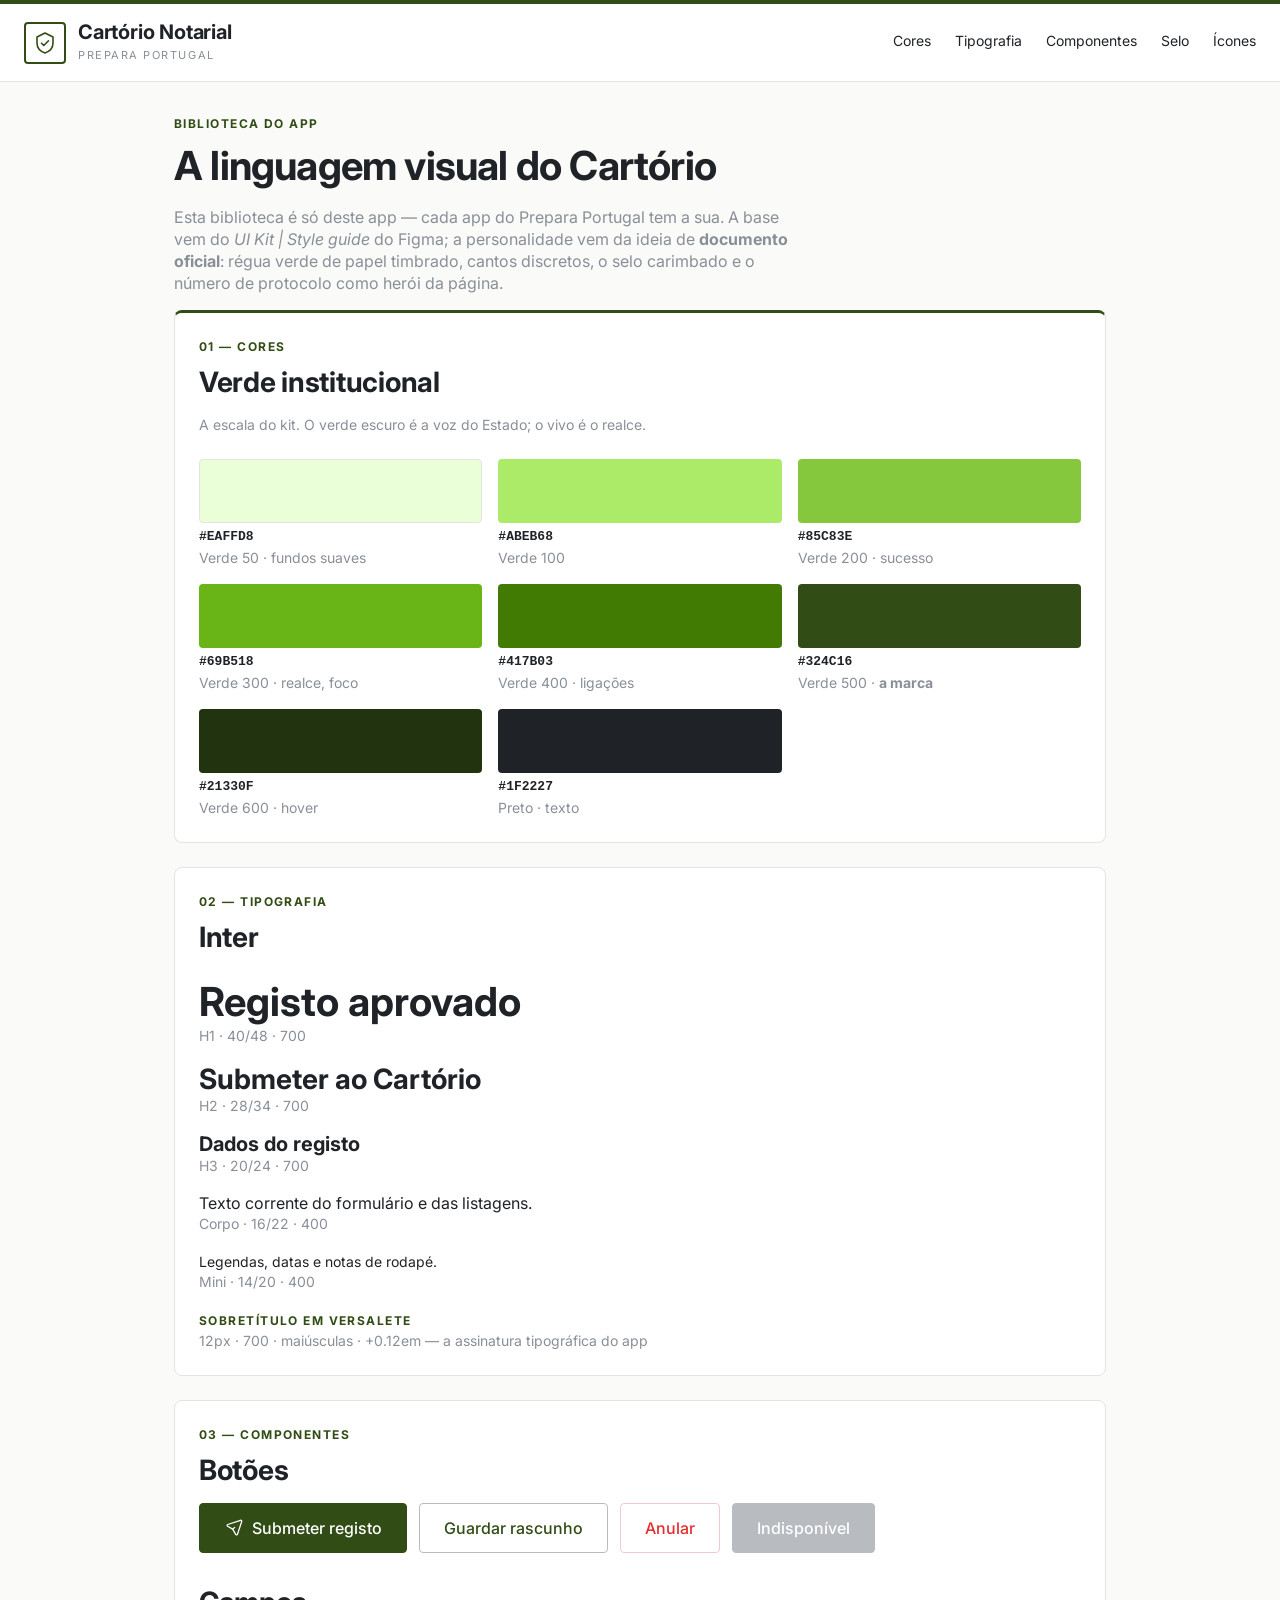
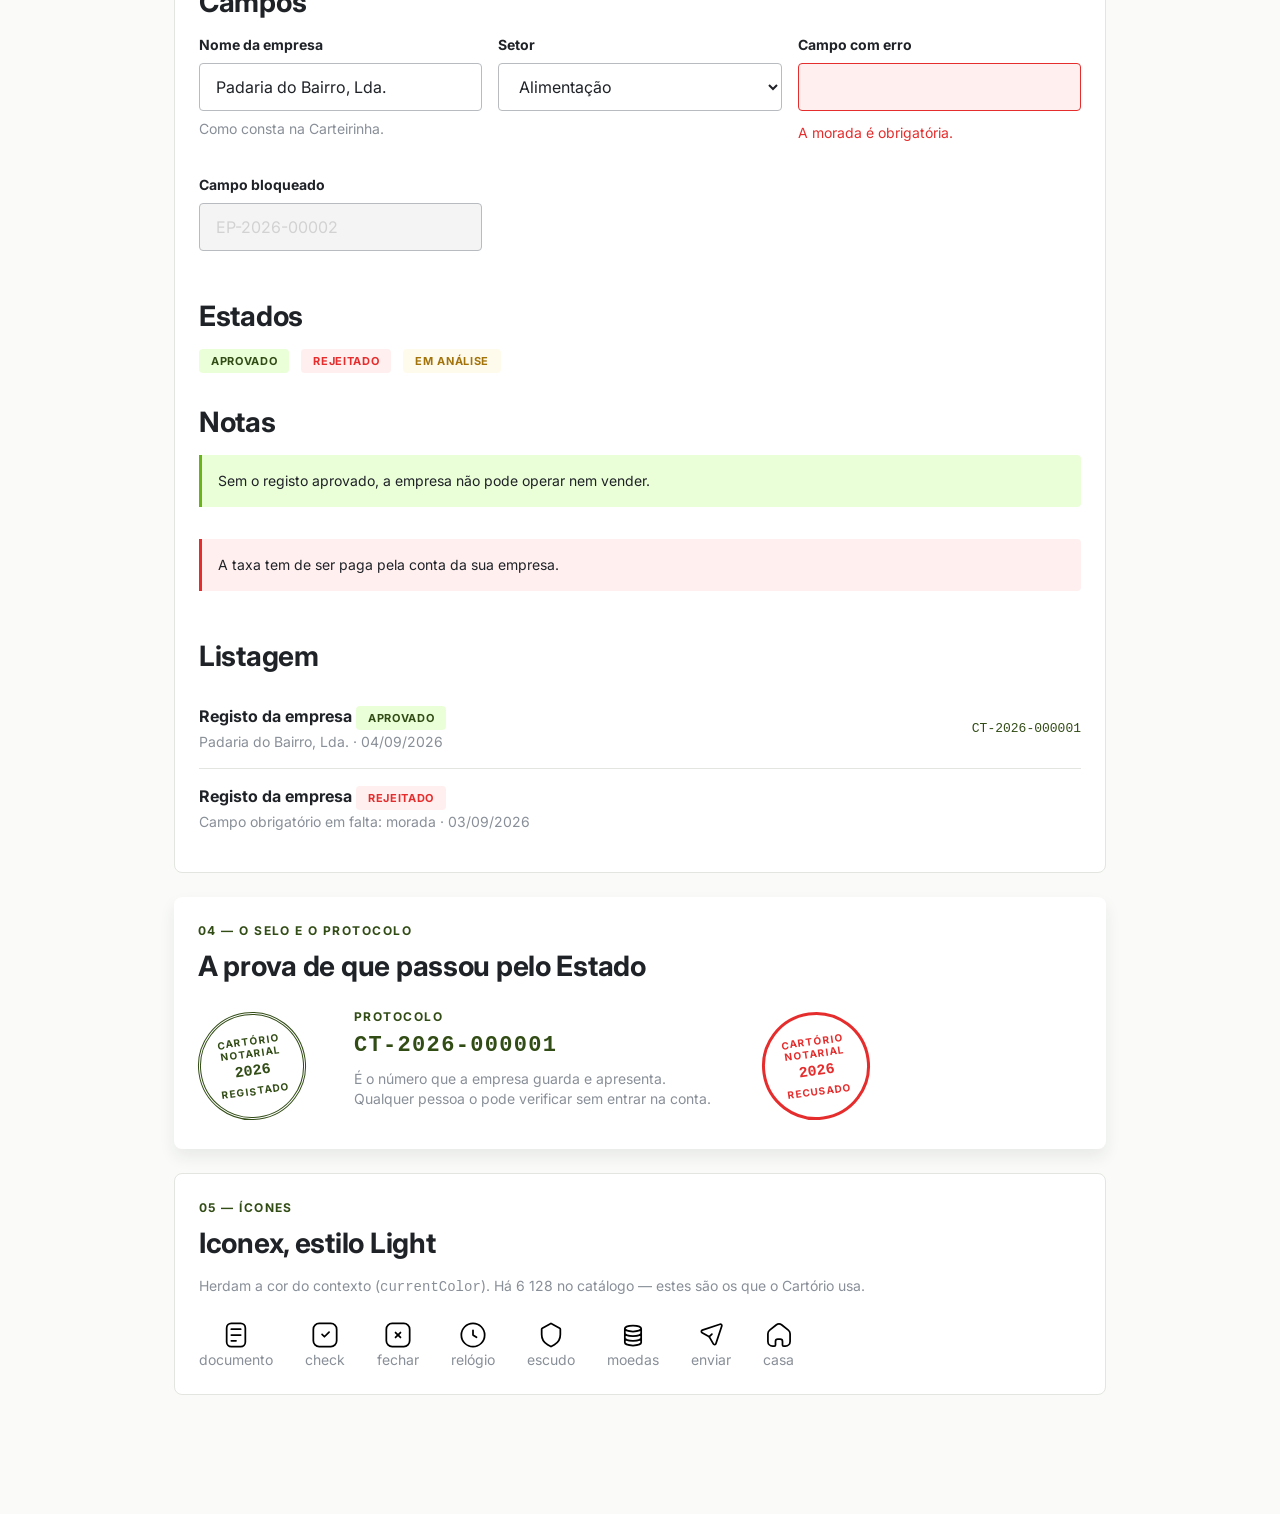
<file: biblioteca.html>
<!DOCTYPE html>
<html lang="pt-PT">
<head>
  <meta charset="UTF-8" />
  <meta name="viewport" content="width=device-width, initial-scale=1.0" />
  <title>Cartório Notarial — biblioteca</title>
  <link rel="preconnect" href="https://fonts.googleapis.com" />
  <link rel="preconnect" href="https://fonts.gstatic.com" crossorigin />
  <link href="https://fonts.googleapis.com/css2?family=Inter:wght@400;500;600;700&display=swap" rel="stylesheet" />
  <link rel="stylesheet" href="web/biblioteca/cartorio.css" />
</head>
<body>
  <header class="ct-cabecalho">
    <div class="ct-marca">
      <div class="ct-brasao" aria-hidden="true">
        <svg viewBox="0 0 24 24" fill="none">
          <path d="M12 2 4 6v6c0 5 3.4 8.4 8 10 4.6-1.6 8-5 8-10V6l-8-4Z" stroke="currentColor" stroke-width="1.6" stroke-linejoin="round"/>
          <path d="M8.5 12.2l2.3 2.3 4.7-4.7" stroke="currentColor" stroke-width="1.6" stroke-linecap="round" stroke-linejoin="round"/>
        </svg>
      </div>
      <div class="ct-marca-nome">
        Cartório Notarial
        <small>Prepara Portugal</small>
      </div>
    </div>
    <nav>
      <a href="#cores">Cores</a>
      <a href="#tipografia">Tipografia</a>
      <a href="#componentes">Componentes</a>
      <a href="#selo">Selo</a>
      <a href="#icones">Ícones</a>
    </nav>
  </header>

  <main class="ct-pagina">
    <p class="ct-sobretitulo">Biblioteca do app</p>
    <h1>A linguagem visual do Cartório</h1>
    <p style="max-width:62ch; color:var(--ct-texto-fraco)">
      Esta biblioteca é só deste app — cada app do Prepara Portugal tem a sua.
      A base vem do <em>UI Kit | Style guide</em> do Figma; a personalidade vem
      da ideia de <strong>documento oficial</strong>: régua verde de papel
      timbrado, cantos discretos, o selo carimbado e o número de protocolo
      como herói da página.
    </p>

    <!-- ---------------------------------------------------------- CORES -->
    <section id="cores" class="ct-folha ct-folha-timbrada">
      <p class="ct-sobretitulo">01 — Cores</p>
      <h2>Verde institucional</h2>
      <p class="ct-legenda">A escala do kit. O verde escuro é a voz do Estado; o vivo é o realce.</p>
      <div class="ct-grade-2" style="margin-top:var(--ct-e5)">
        <div><div style="height:64px;border-radius:var(--ct-raio);background:#EAFFD8;border:1px solid var(--ct-borda)"></div><strong class="ct-mono">#EAFFD8</strong><div class="ct-legenda">Verde 50 · fundos suaves</div></div>
        <div><div style="height:64px;border-radius:var(--ct-raio);background:#ABEB68"></div><strong class="ct-mono">#ABEB68</strong><div class="ct-legenda">Verde 100</div></div>
        <div><div style="height:64px;border-radius:var(--ct-raio);background:#85C83E"></div><strong class="ct-mono">#85C83E</strong><div class="ct-legenda">Verde 200 · sucesso</div></div>
        <div><div style="height:64px;border-radius:var(--ct-raio);background:#69B518"></div><strong class="ct-mono">#69B518</strong><div class="ct-legenda">Verde 300 · realce, foco</div></div>
        <div><div style="height:64px;border-radius:var(--ct-raio);background:#417B03"></div><strong class="ct-mono">#417B03</strong><div class="ct-legenda">Verde 400 · ligações</div></div>
        <div><div style="height:64px;border-radius:var(--ct-raio);background:#324C16"></div><strong class="ct-mono">#324C16</strong><div class="ct-legenda">Verde 500 · <strong>a marca</strong></div></div>
        <div><div style="height:64px;border-radius:var(--ct-raio);background:#21330F"></div><strong class="ct-mono">#21330F</strong><div class="ct-legenda">Verde 600 · hover</div></div>
        <div><div style="height:64px;border-radius:var(--ct-raio);background:#1F2227"></div><strong class="ct-mono">#1F2227</strong><div class="ct-legenda">Preto · texto</div></div>
      </div>
    </section>

    <!-- ----------------------------------------------------- TIPOGRAFIA -->
    <section id="tipografia" class="ct-folha">
      <p class="ct-sobretitulo">02 — Tipografia</p>
      <h2>Inter</h2>
      <div class="ct-pilha" style="margin-top:var(--ct-e5)">
        <div><span style="font:var(--ct-h1)">Registo aprovado</span><div class="ct-legenda">H1 · 40/48 · 700</div></div>
        <div><span style="font:var(--ct-h2)">Submeter ao Cartório</span><div class="ct-legenda">H2 · 28/34 · 700</div></div>
        <div><span style="font:var(--ct-h3)">Dados do registo</span><div class="ct-legenda">H3 · 20/24 · 700</div></div>
        <div><span style="font:var(--ct-corpo)">Texto corrente do formulário e das listagens.</span><div class="ct-legenda">Corpo · 16/22 · 400</div></div>
        <div><span style="font:var(--ct-mini)">Legendas, datas e notas de rodapé.</span><div class="ct-legenda">Mini · 14/20 · 400</div></div>
        <div><span class="ct-sobretitulo">Sobretítulo em versalete</span><div class="ct-legenda">12px · 700 · maiúsculas · +0.12em — a assinatura tipográfica do app</div></div>
      </div>
    </section>

    <!-- ---------------------------------------------------- COMPONENTES -->
    <section id="componentes" class="ct-folha">
      <p class="ct-sobretitulo">03 — Componentes</p>
      <h2>Botões</h2>
      <div class="ct-fila" style="margin-bottom:var(--ct-e6)">
        <button class="ct-botao">
          <img class="ct-icone" src="web/icones/enviar.svg" alt="" style="filter:brightness(0) invert(1)" />
          Submeter registo
        </button>
        <button class="ct-botao ct-botao-linha">Guardar rascunho</button>
        <button class="ct-botao ct-botao-perigo">Anular</button>
        <button class="ct-botao" disabled>Indisponível</button>
      </div>

      <h2>Campos</h2>
      <div class="ct-grade-2" style="margin-bottom:var(--ct-e6)">
        <div class="ct-campo">
          <label for="d1">Nome da empresa</label>
          <input id="d1" type="text" value="Padaria do Bairro, Lda." />
          <p class="ct-ajuda">Como consta na Carteirinha.</p>
        </div>
        <div class="ct-campo">
          <label for="d2">Setor</label>
          <select id="d2"><option>Alimentação</option><option>Comércio</option></select>
        </div>
        <div class="ct-campo">
          <label for="d3">Campo com erro</label>
          <input id="d3" type="text" aria-invalid="true" value="" />
          <p class="ct-msg ct-msg-erro">A morada é obrigatória.</p>
        </div>
        <div class="ct-campo">
          <label for="d4">Campo bloqueado</label>
          <input id="d4" type="text" value="EP-2026-00002" disabled />
        </div>
      </div>

      <h2>Estados</h2>
      <div class="ct-fila" style="margin-bottom:var(--ct-e6)">
        <span class="ct-etiqueta ct-etiqueta-aprovado">Aprovado</span>
        <span class="ct-etiqueta ct-etiqueta-rejeitado">Rejeitado</span>
        <span class="ct-etiqueta ct-etiqueta-analise">Em análise</span>
      </div>

      <h2>Notas</h2>
      <div class="ct-pilha" style="margin-bottom:var(--ct-e6)">
        <p class="ct-nota">Sem o registo aprovado, a empresa não pode operar nem vender.</p>
        <p class="ct-nota ct-nota-erro">A taxa tem de ser paga pela conta da sua empresa.</p>
      </div>

      <h2>Listagem</h2>
      <div class="ct-linha">
        <div>
          <div class="ct-linha-titulo">Registo da empresa <span class="ct-etiqueta ct-etiqueta-aprovado">Aprovado</span></div>
          <div class="ct-linha-detalhe">Padaria do Bairro, Lda. · 04/09/2026</div>
        </div>
        <span class="ct-protocolo-mini">CT-2026-000001</span>
      </div>
      <div class="ct-linha">
        <div>
          <div class="ct-linha-titulo">Registo da empresa <span class="ct-etiqueta ct-etiqueta-rejeitado">Rejeitado</span></div>
          <div class="ct-linha-detalhe">Campo obrigatório em falta: morada · 03/09/2026</div>
        </div>
      </div>
    </section>

    <!-- ----------------------------------------------------------- SELO -->
    <section id="selo" class="ct-folha ct-folha-elevada">
      <p class="ct-sobretitulo">04 — O selo e o protocolo</p>
      <h2>A prova de que passou pelo Estado</h2>
      <div class="ct-fila" style="gap:var(--ct-e7); margin-top:var(--ct-e5); align-items:center">
        <div class="ct-selo">
          <span class="ct-selo-titulo">Cartório<br />Notarial</span>
          <span class="ct-selo-ano">2026</span>
          <span class="ct-selo-titulo">Registado</span>
        </div>
        <div>
          <p class="ct-sobretitulo">Protocolo</p>
          <div class="ct-protocolo">CT-2026-000001</div>
          <p class="ct-legenda" style="margin-top:var(--ct-e3);max-width:40ch">
            É o número que a empresa guarda e apresenta. Qualquer pessoa o pode
            verificar sem entrar na conta.
          </p>
        </div>
        <div class="ct-selo ct-selo-recusado">
          <span class="ct-selo-titulo">Cartório<br />Notarial</span>
          <span class="ct-selo-ano">2026</span>
          <span class="ct-selo-titulo">Recusado</span>
        </div>
      </div>
    </section>

    <!-- --------------------------------------------------------- ÍCONES -->
    <section id="icones" class="ct-folha">
      <p class="ct-sobretitulo">05 — Ícones</p>
      <h2>Iconex, estilo Light</h2>
      <p class="ct-legenda">Herdam a cor do contexto (<code>currentColor</code>). Há 6 128 no catálogo — estes são os que o Cartório usa.</p>
      <div class="ct-fila" style="gap:var(--ct-e6); margin-top:var(--ct-e5); color:var(--ct-marca)">
        <span style="text-align:center"><img class="ct-icone ct-icone-grande" src="web/icones/documento.svg" alt="" style="width:28px;height:28px"><div class="ct-legenda">documento</div></span>
        <span style="text-align:center"><img class="ct-icone" src="web/icones/check.svg" alt="" style="width:28px;height:28px"><div class="ct-legenda">check</div></span>
        <span style="text-align:center"><img class="ct-icone" src="web/icones/fechar.svg" alt="" style="width:28px;height:28px"><div class="ct-legenda">fechar</div></span>
        <span style="text-align:center"><img class="ct-icone" src="web/icones/relogio.svg" alt="" style="width:28px;height:28px"><div class="ct-legenda">relógio</div></span>
        <span style="text-align:center"><img class="ct-icone" src="web/icones/escudo.svg" alt="" style="width:28px;height:28px"><div class="ct-legenda">escudo</div></span>
        <span style="text-align:center"><img class="ct-icone" src="web/icones/moedas.svg" alt="" style="width:28px;height:28px"><div class="ct-legenda">moedas</div></span>
        <span style="text-align:center"><img class="ct-icone" src="web/icones/enviar.svg" alt="" style="width:28px;height:28px"><div class="ct-legenda">enviar</div></span>
        <span style="text-align:center"><img class="ct-icone" src="web/icones/casa.svg" alt="" style="width:28px;height:28px"><div class="ct-legenda">casa</div></span>
      </div>
    </section>
  </main>
</body>
</html>
</file>
<file: web/biblioteca/cartorio.css>
/* ==========================================================================
   CARTÓRIO NOTARIAL — biblioteca do app
   --------------------------------------------------------------------------
   Esta biblioteca é SÓ deste app. Cada app do Prepara Portugal tem a sua,
   com a sua personalidade — não há um design system partilhado.

   Base: "UI Kit | Style guide" do Figma (ZTmj6zrRcNuB0vPBUL34Y4), extraído
   pela API REST em 2026-09-04. Os verdes, a tipografia Inter, os raios e as
   sombras são os do kit.

   A PERSONALIDADE DO CARTÓRIO
   ---------------------------
   Um cartório é o sítio onde as coisas ficam oficiais. A linguagem visual
   parte daí:
     · verde institucional escuro, sóbrio, de repartição;
     · moldura de papel timbrado — uma régua verde no topo de cada folha;
     · o selo de registo, redondo e carimbado, como prova de aprovação;
     · o número de protocolo tratado como o herói da página, em monospace,
       porque é ele que a empresa guarda e apresenta;
     · cantos pouco arredondados (4px e 8px) — documento, não aplicação.
   ========================================================================== */

/* ---------------------------------------------------------------- TOKENS */
:root {
  /* Verdes do kit */
  --ct-verde-50:  #EAFFD8;
  --ct-verde-100: #ABEB68;
  --ct-verde-200: #85C83E;
  --ct-verde-300: #69B518;
  --ct-verde-400: #417B03;
  --ct-verde-500: #324C16;
  --ct-verde-600: #21330F;
  --ct-verde-700: #111907;

  /* Neutros do kit */
  --ct-cinza-50:  #D6D7D9;
  --ct-cinza-100: #B8BBBF;
  --ct-cinza-200: #898F98;
  --ct-cinza-300: #484D57;
  --ct-cinza-400: #2E323A;
  --ct-preto:     #1F2227;
  --ct-branco:    #FFFFFF;

  --ct-erro:    #E62D2D;
  --ct-aviso:   #FFD748;
  --ct-sucesso: #85C83E;

  /* Papéis: o verde escuro é a voz do Estado; o claro é o realce */
  --ct-marca:        var(--ct-verde-500);
  --ct-marca-forte:  var(--ct-verde-600);
  --ct-marca-viva:   var(--ct-verde-300);
  --ct-marca-suave:  var(--ct-verde-50);

  --ct-fundo:        #FFFFFF;
  --ct-fundo-papel:  #FAFBF8;   /* leve tom de papel, não branco puro */
  --ct-texto:        var(--ct-preto);
  --ct-texto-fraco:  var(--ct-cinza-200);
  --ct-borda:        #E2E5E0;
  --ct-borda-forte:  var(--ct-cinza-100);

  /* Tipografia do kit */
  --ct-fonte: "Inter", system-ui, -apple-system, "Segoe UI", sans-serif;
  --ct-mono: "SFMono-Regular", Consolas, "Liberation Mono", monospace;

  --ct-h1: 700 40px/48px var(--ct-fonte);
  --ct-h2: 700 28px/34px var(--ct-fonte);
  --ct-h3: 700 20px/24px var(--ct-fonte);
  --ct-corpo:      400 16px/22px var(--ct-fonte);
  --ct-corpo-bold: 700 16px/22px var(--ct-fonte);
  --ct-mini:       400 14px/20px var(--ct-fonte);
  --ct-mini-bold:  700 14px/20px var(--ct-fonte);
  --ct-botao:      500 16px/24px var(--ct-fonte);

  /* Espaçamento */
  --ct-e1: 4px;  --ct-e2: 8px;  --ct-e3: 12px; --ct-e4: 16px;
  --ct-e5: 24px; --ct-e6: 32px; --ct-e7: 48px; --ct-e8: 64px;

  /* Cantos discretos: isto é papel timbrado, não uma app de telemóvel */
  --ct-raio: 4px;
  --ct-raio-md: 8px;

  --ct-sombra-1: 0 4px 4px rgba(31, 34, 39, 0.08);
  --ct-sombra-2: 0 8px 16px rgba(31, 34, 39, 0.08);

  --ct-largura: 980px;
}

@media (max-width: 640px) {
  :root {
    --ct-h1: 700 28px/34px var(--ct-fonte);
    --ct-h2: 700 22px/28px var(--ct-fonte);
  }
}

/* ------------------------------------------------------------ FUNDAÇÕES */
*, *::before, *::after { box-sizing: border-box; }

/* Rede de segurança: uma regra de autor pode vencer o [hidden] nativo.
   Aconteceu noutro app do projeto — fica aqui desde o primeiro dia. */
[hidden] { display: none !important; }

body {
  margin: 0;
  font: var(--ct-corpo);
  color: var(--ct-texto);
  background: var(--ct-fundo-papel);
}

:focus-visible {
  outline: 2px solid var(--ct-marca-viva);
  outline-offset: 2px;
}

@media (prefers-reduced-motion: reduce) {
  * { transition: none !important; animation: none !important; }
}

/* ---------------------------------------------------------- TIPOGRAFIA */
h1 { font: var(--ct-h1); margin: 0 0 var(--ct-e4); letter-spacing: -0.02em; }
h2 { font: var(--ct-h2); margin: 0 0 var(--ct-e4); letter-spacing: -0.01em; }
h3 { font: var(--ct-h3); margin: 0 0 var(--ct-e3); }
p  { margin: 0 0 var(--ct-e4); }
a  { color: var(--ct-verde-400); }
a:hover { color: var(--ct-marca-forte); }

.ct-legenda { font: var(--ct-mini); color: var(--ct-texto-fraco); }

/* O sobretítulo em versalete é a assinatura tipográfica do Estado aqui */
.ct-sobretitulo {
  font: var(--ct-mini-bold);
  font-size: 12px;
  text-transform: uppercase;
  letter-spacing: 0.12em;
  color: var(--ct-marca);
  margin: 0 0 var(--ct-e2);
}

/* --------------------------------------------------------- ESTRUTURA */
/* A régua verde no topo: a moldura do papel timbrado. */
.ct-cabecalho {
  border-top: 4px solid var(--ct-marca);
  border-bottom: 1px solid var(--ct-borda);
  background: var(--ct-fundo);
  padding: var(--ct-e4) var(--ct-e5);
  display: flex;
  justify-content: space-between;
  align-items: center;
  gap: var(--ct-e4);
  flex-wrap: wrap;
}
.ct-marca { display: flex; align-items: center; gap: var(--ct-e3); }
.ct-marca-nome { font: var(--ct-h3); letter-spacing: -0.01em; }
.ct-marca-nome small {
  display: block;
  font: var(--ct-mini);
  font-size: 11px;
  text-transform: uppercase;
  letter-spacing: 0.14em;
  color: var(--ct-texto-fraco);
  margin-top: 1px;
}
/* O brasão: quadrado, sério, com as armas em contorno */
.ct-brasao {
  width: 42px; height: 42px; flex-shrink: 0;
  border: 2px solid var(--ct-marca);
  border-radius: var(--ct-raio);
  display: flex; align-items: center; justify-content: center;
  color: var(--ct-marca);
  background: var(--ct-branco);
}
.ct-brasao svg { width: 24px; height: 24px; }

.ct-cabecalho nav { display: flex; gap: var(--ct-e5); align-items: center; flex-wrap: wrap; }
.ct-cabecalho nav a {
  color: var(--ct-texto); text-decoration: none; font: var(--ct-mini);
  padding-bottom: 2px; border-bottom: 2px solid transparent;
}
.ct-cabecalho nav a:hover { color: var(--ct-marca); border-bottom-color: var(--ct-marca-viva); }

.ct-pagina { max-width: var(--ct-largura); margin: var(--ct-e6) auto; padding: 0 var(--ct-e5) var(--ct-e8); }
.ct-topo {
  display: flex; justify-content: space-between; align-items: flex-end;
  gap: var(--ct-e4); margin-bottom: var(--ct-e5); flex-wrap: wrap;
}

/* ------------------------------------------------------------- FOLHA */
/* O cartão aqui chama-se folha, porque é o que representa. */
.ct-folha {
  background: var(--ct-fundo);
  border: 1px solid var(--ct-borda);
  border-radius: var(--ct-raio-md);
  padding: var(--ct-e5);
  margin-bottom: var(--ct-e5);
}
.ct-folha-timbrada { border-top: 3px solid var(--ct-marca); }
.ct-folha-elevada { border: none; box-shadow: var(--ct-sombra-2); }

/* ----------------------------------------------------------- BOTÕES */
.ct-botao {
  display: inline-flex; align-items: center; justify-content: center; gap: var(--ct-e2);
  padding: var(--ct-e3) var(--ct-e5);
  border: 1px solid var(--ct-marca);
  border-radius: var(--ct-raio);
  background: var(--ct-marca);
  color: var(--ct-branco);
  font: var(--ct-botao);
  cursor: pointer;
  text-decoration: none;
  transition: background 0.15s ease, border-color 0.15s ease;
}
.ct-botao:hover { background: var(--ct-marca-forte); border-color: var(--ct-marca-forte); color: var(--ct-branco); }
.ct-botao:disabled { background: var(--ct-cinza-100); border-color: var(--ct-cinza-100); cursor: not-allowed; }

.ct-botao-linha {
  background: transparent; color: var(--ct-marca); border-color: var(--ct-borda-forte);
}
.ct-botao-linha:hover { background: var(--ct-marca-suave); color: var(--ct-marca-forte); border-color: var(--ct-marca); }

.ct-botao-perigo { background: transparent; color: var(--ct-erro); border-color: #F0C9C9; }
.ct-botao-perigo:hover { background: #FFEFEF; color: var(--ct-erro); border-color: var(--ct-erro); }

.ct-icone { width: 20px; height: 20px; flex-shrink: 0; display: inline-block; vertical-align: -4px; }

/* ----------------------------------------------------------- CAMPOS */
.ct-campo { margin-bottom: var(--ct-e4); }
.ct-campo label { display: block; font: var(--ct-mini-bold); margin-bottom: var(--ct-e2); }
.ct-campo .ct-ajuda { font: var(--ct-mini); color: var(--ct-texto-fraco); margin: var(--ct-e2) 0 0; }

input[type="text"], input[type="email"], input[type="password"],
input[type="number"], input[type="date"], input[type="file"],
select, textarea {
  width: 100%;
  padding: var(--ct-e3) var(--ct-e4);
  font: var(--ct-corpo);
  color: var(--ct-texto);
  background: var(--ct-branco);
  border: 1px solid var(--ct-borda-forte);
  border-radius: var(--ct-raio);
}
input:hover, select:hover, textarea:hover { border-color: var(--ct-marca-viva); }
input:focus, select:focus, textarea:focus {
  outline: none; border-color: var(--ct-marca);
  box-shadow: 0 0 0 3px var(--ct-marca-suave);
}
input:disabled, select:disabled, textarea:disabled {
  background: #F4F4F4; color: #D2D2D2; cursor: not-allowed;
}
input[aria-invalid="true"] { border-color: var(--ct-erro); background: #FFEFEF; }
textarea { min-height: 120px; resize: vertical; }

/* -------------------------------------------------------- MENSAGENS */
.ct-msg { font: var(--ct-mini); margin: var(--ct-e3) 0 0; }
.ct-msg-erro    { color: var(--ct-erro); }
.ct-msg-sucesso { color: var(--ct-verde-400); }
.ct-msg-aviso   { color: #A3730B; }

.ct-nota {
  padding: var(--ct-e4);
  border-left: 3px solid var(--ct-marca-viva);
  background: var(--ct-marca-suave);
  font: var(--ct-mini);
  border-radius: 0 var(--ct-raio) var(--ct-raio) 0;
}
.ct-nota-erro { border-left-color: var(--ct-erro); background: #FFEFEF; }

/* --------------------------------------------------------- ETIQUETAS */
.ct-etiqueta {
  display: inline-flex; align-items: center; gap: var(--ct-e1);
  padding: 2px var(--ct-e3);
  border-radius: var(--ct-raio);
  font: var(--ct-mini-bold);
  font-size: 11px;
  text-transform: uppercase;
  letter-spacing: 0.06em;
}
.ct-etiqueta-aprovado { background: var(--ct-verde-50); color: var(--ct-verde-500); }
.ct-etiqueta-rejeitado { background: #FFEFEF; color: var(--ct-erro); }
.ct-etiqueta-analise { background: #FFFBEC; color: #A3730B; }

/* ------------------------------------------------- PROTOCOLO E SELO */
/* O protocolo é o herói: é o que a empresa guarda e apresenta. */
.ct-protocolo {
  font-family: var(--ct-mono);
  font-size: 22px;
  font-weight: 600;
  letter-spacing: 0.06em;
  color: var(--ct-marca);
}
.ct-protocolo-mini { font-family: var(--ct-mono); font-size: 13px; color: var(--ct-marca); }

/* O selo redondo: a marca de que passou pelo Estado. */
.ct-selo {
  width: 108px; height: 108px; flex-shrink: 0;
  border: 3px double var(--ct-marca);
  border-radius: 50%;
  display: flex; flex-direction: column;
  align-items: center; justify-content: center;
  gap: 2px;
  color: var(--ct-marca);
  text-align: center;
  transform: rotate(-8deg);   /* carimbado à mão, não impresso */
  background: var(--ct-branco);
}
.ct-selo-titulo {
  font: var(--ct-mini-bold); font-size: 10px;
  text-transform: uppercase; letter-spacing: 0.1em; line-height: 1.2;
}
.ct-selo-ano { font-family: var(--ct-mono); font-size: 15px; font-weight: 700; }
.ct-selo-recusado { border-color: var(--ct-erro); color: var(--ct-erro); border-style: solid; }

/* -------------------------------------------------------- LISTAGENS */
.ct-linha {
  display: flex; justify-content: space-between; align-items: center;
  gap: var(--ct-e4); padding: var(--ct-e4) 0;
  border-bottom: 1px solid var(--ct-borda);
  flex-wrap: wrap;
}
.ct-linha:last-child { border-bottom: none; }
.ct-linha-titulo { font: var(--ct-corpo-bold); }
.ct-linha-detalhe { font: var(--ct-mini); color: var(--ct-texto-fraco); margin-top: 2px; }

.ct-tabela-scroll { overflow-x: auto; }
table.ct-tabela { width: 100%; border-collapse: collapse; }
.ct-tabela th, .ct-tabela td { text-align: left; padding: var(--ct-e3) var(--ct-e2); border-bottom: 1px solid var(--ct-borda); }
.ct-tabela th {
  font: var(--ct-mini-bold); font-size: 11px;
  text-transform: uppercase; letter-spacing: 0.08em; color: var(--ct-texto-fraco);
}
.ct-tabela td { font: var(--ct-mini); }
.ct-tabela tbody tr:hover td { background: var(--ct-fundo-papel); }

/* ------------------------------------------------------ UTILITÁRIOS */
.ct-vazio { text-align: center; padding: var(--ct-e7) 0; font: var(--ct-mini); color: var(--ct-texto-fraco); }
.ct-mono { font-family: var(--ct-mono); font-size: 13px; }
.ct-pilha { display: flex; flex-direction: column; gap: var(--ct-e4); }
.ct-fila { display: flex; gap: var(--ct-e3); align-items: center; flex-wrap: wrap; }
.ct-grade-2 { display: grid; grid-template-columns: repeat(auto-fit, minmax(220px, 1fr)); gap: var(--ct-e4); }

/* ==========================================================================
   ENTRADA — o ecrã de acesso, a partir da referência do Germano
   --------------------------------------------------------------------------
   Fotografia da secretária do notário (livro de escritura, carimbo, selo em
   marca-d'água) a ocupar o palco, com o cartão de acesso a flutuar à
   esquerda e uma tira escura de valores em baixo. É o único sítio do app
   com fotografia: as telas de trabalho ficam limpas.
   ========================================================================== */

/* O ícone da marca: quadrado, nunca esticado. */
.ct-marca-icone {
  width: 44px;
  height: 44px;
  flex-shrink: 0;
  border-radius: 10px;
  object-fit: contain;
}

.ct-entrada {
  min-height: calc(100vh - 76px);
  display: flex;
  flex-direction: column;
}

.ct-entrada-palco {
  flex: 1;
  position: relative;
  display: flex;
  align-items: center;
  padding: var(--ct-e7) var(--ct-e5);
  background-image: url('../imagens/fundo-cartorio.jpg');
  background-size: cover;
  background-position: center right;
  min-height: 560px;
}
@media (max-width: 860px) {
  .ct-entrada-palco {
    background-image: url('../imagens/fundo-cartorio-mobile.jpg');
    /* em ecrã estreito a fotografia passa a fundo, não a palco */
    padding: var(--ct-e6) var(--ct-e4);
    min-height: 0;
  }
}

/* Véu claro do lado do cartão, para o texto assentar sobre a fotografia
   sem depender do que estiver por baixo. */
.ct-entrada-palco::before {
  content: '';
  position: absolute;
  inset: 0;
  background: linear-gradient(100deg,
    rgba(250, 251, 248, 0.97) 0%,
    rgba(250, 251, 248, 0.92) 32%,
    rgba(250, 251, 248, 0.55) 52%,
    rgba(250, 251, 248, 0) 72%);
}
@media (max-width: 860px) {
  .ct-entrada-palco::before {
    background: rgba(250, 251, 248, 0.94);
  }
}

.ct-entrada-cartao {
  position: relative;
  width: 100%;
  max-width: 460px;
  margin-left: min(6vw, 96px);
  background: var(--ct-branco);
  border-radius: var(--ct-raio-md);
  border-top: 3px solid var(--ct-marca-viva);
  box-shadow: 0 18px 40px rgba(31, 34, 39, 0.16);
  padding: var(--ct-e6);
}
@media (max-width: 860px) {
  .ct-entrada-cartao { margin-left: 0; margin-inline: auto; }
}

/* Campo com ícone à esquerda */
.ct-campo-icone { position: relative; }
.ct-campo-icone .ct-icone-campo {
  position: absolute;
  left: var(--ct-e3);
  top: 50%;
  transform: translateY(-50%);
  width: 20px; height: 20px;
  color: var(--ct-texto-fraco);
  pointer-events: none;
}
.ct-campo-icone input { padding-left: calc(var(--ct-e3) * 2 + 20px); }
.ct-campo-icone .ct-ver-senha {
  position: absolute;
  right: var(--ct-e2);
  top: 50%;
  transform: translateY(-50%);
  background: none;
  border: none;
  padding: var(--ct-e2);
  margin: 0;
  cursor: pointer;
  color: var(--ct-texto-fraco);
  display: flex;
}
.ct-campo-icone .ct-ver-senha:hover { color: var(--ct-marca); background: none; }

.ct-linha-opcoes {
  display: flex;
  justify-content: space-between;
  align-items: center;
  gap: var(--ct-e3);
  margin: var(--ct-e4) 0;
  font: var(--ct-mini);
  flex-wrap: wrap;
}
.ct-lembrar { display: flex; align-items: center; gap: var(--ct-e2); }
.ct-lembrar input { width: auto; margin: 0; accent-color: var(--ct-marca); }

/* A tira de valores, em baixo */
.ct-valores {
  background: #16233A;   /* azul-noite: contraponto sóbrio ao verde */
  color: #E8EBF0;
  padding: var(--ct-e6) var(--ct-e5);
}
.ct-valores-grade {
  max-width: var(--ct-largura);
  margin: 0 auto;
  display: grid;
  grid-template-columns: repeat(auto-fit, minmax(200px, 1fr));
  gap: var(--ct-e5);
}
.ct-valor { display: flex; gap: var(--ct-e3); align-items: flex-start; }
.ct-valor .ct-icone { color: var(--ct-verde-200); width: 26px; height: 26px; }
.ct-valor-titulo {
  font: var(--ct-mini-bold);
  font-size: 12px;
  text-transform: uppercase;
  letter-spacing: 0.09em;
  color: var(--ct-verde-200);
  margin-bottom: 2px;
}
.ct-valor-texto { font: var(--ct-mini); color: #B9C2D0; }

/* ==========================================================================
   ÍCONES QUE OBEDECEM À COR
   --------------------------------------------------------------------------
   Um SVG carregado com <img> é um documento isolado: o `currentColor` lá
   dentro NÃO vê o `color` desta página, e sai preto. Foi por isso que os
   ícones da tira de valores apareciam escuros em vez de verdes — e por
   isso andavam a levar `filter: brightness(0) invert(1)` para ficarem
   brancos nos botões, que era um remendo.

   Com máscara, o SVG define só a forma e a cor vem do
   `background-color: currentColor` — logo herda o contexto como qualquer
   texto. É assim que os ícones devem ser usados daqui em diante.

   ATENÇÃO ao caminho: o `url()` dentro de `--ct-i` é resolvido
   relativamente a ESTA folha de estilo (web/biblioteca/), e não ao HTML
   que declara a variável. Por isso escreve-se `../icones/x.svg` mesmo
   quando a variável é posta num style inline de uma página na raiz.
   ========================================================================== */
.ct-i {
  display: inline-block;
  width: 20px;
  height: 20px;
  flex-shrink: 0;
  background-color: currentColor;
  -webkit-mask: var(--ct-i) center / contain no-repeat;
  mask: var(--ct-i) center / contain no-repeat;
}
.ct-i-md { width: 24px; height: 24px; }
.ct-i-lg { width: 28px; height: 28px; }

/* ==========================================================================
   ENTRADA A OCUPAR O ECRÃ INTEIRO (só em computador)
   --------------------------------------------------------------------------
   No desktop o acesso deve caber sem rolar: cabeçalho + palco + valores
   dentro de 100vh, com o palco a esticar para ocupar o que sobra. Em
   telemóvel isto não se aplica — aí rolar é natural e forçar altura só
   espremeria o formulário.

   A classe é posta pelo JS enquanto o ecrã de entrada está visível, e
   retirada ao entrar (as telas de trabalho precisam de rolar).
   ========================================================================== */
@media (min-width: 861px) {
  body.ct-modo-entrada {
    height: 100vh;
    overflow: hidden;
    display: flex;
    flex-direction: column;
  }
  body.ct-modo-entrada .ct-cabecalho { flex-shrink: 0; }
  body.ct-modo-entrada .ct-entrada {
    flex: 1;
    min-height: 0;          /* deixa o filho encolher dentro do flex */
  }
  body.ct-modo-entrada .ct-entrada-palco {
    min-height: 0;
    padding-block: var(--ct-e5);
  }
  body.ct-modo-entrada .ct-valores {
    flex-shrink: 0;
    padding-block: var(--ct-e5);
  }
}

/* ==========================================================================
   ENTRADA COMPACTA — caber em ecrãs baixos
   --------------------------------------------------------------------------
   O primeiro ajuste assumiu 900px de altura, mas um portátil comum a 100%
   de zoom deixa ~620px úteis depois das barras do browser. O Germano teve
   de pôr 75% para não rolar — sinal de que o layout era grande demais, não
   de que o zoom estava errado.

   Aqui os espaçamentos passam a acompanhar a altura da janela (svh, que
   já desconta as barras), com clamp() a travar os extremos. Assim encolhe
   com dignidade em vez de estourar.
   ========================================================================== */
@media (min-width: 861px) {
  body.ct-modo-entrada {
    height: 100svh;
    max-height: 100svh;
  }

  body.ct-modo-entrada .ct-cabecalho {
    padding-block: clamp(8px, 1.2svh, 16px);
  }
  body.ct-modo-entrada .ct-marca-icone {
    width: clamp(32px, 4.6svh, 44px);
    height: clamp(32px, 4.6svh, 44px);
  }
  body.ct-modo-entrada .ct-marca-nome { font-size: clamp(15px, 2.2svh, 20px); }

  body.ct-modo-entrada .ct-entrada-palco {
    padding-block: clamp(12px, 3svh, 40px);
  }

  /* o cartão de acesso é o que mais precisa de encolher */
  body.ct-modo-entrada .ct-entrada-cartao {
    padding: clamp(18px, 3.4svh, 32px);
    max-width: 430px;
  }
  body.ct-modo-entrada .ct-entrada-cartao h2 {
    font-size: clamp(20px, 3.4svh, 28px);
    margin-bottom: clamp(10px, 2svh, 24px);
  }
  body.ct-modo-entrada .ct-campo { margin-bottom: clamp(10px, 1.8svh, 16px); }
  body.ct-modo-entrada .ct-campo input {
    padding-block: clamp(8px, 1.4svh, 12px);
  }
  body.ct-modo-entrada .ct-linha-opcoes { margin: clamp(10px, 1.8svh, 16px) 0; }
  body.ct-modo-entrada .ct-botao { padding-block: clamp(9px, 1.5svh, 12px); }

  /* a tira de valores: mais apertada, e sem descrição quando falta altura */
  body.ct-modo-entrada .ct-valores {
    padding-block: clamp(12px, 2.4svh, 24px);
  }
  body.ct-modo-entrada .ct-valores-grade { gap: clamp(12px, 2svh, 24px); }
}

/* Abaixo de ~700px de altura o texto de apoio dos valores sai: o título
   sozinho ainda comunica, e é isso que permite tudo caber. */
@media (min-width: 861px) and (max-height: 700px) {
  body.ct-modo-entrada .ct-valor-texto { display: none; }
  body.ct-modo-entrada .ct-valor .ct-icone-grande { width: 22px; height: 22px; }
}
</file>
